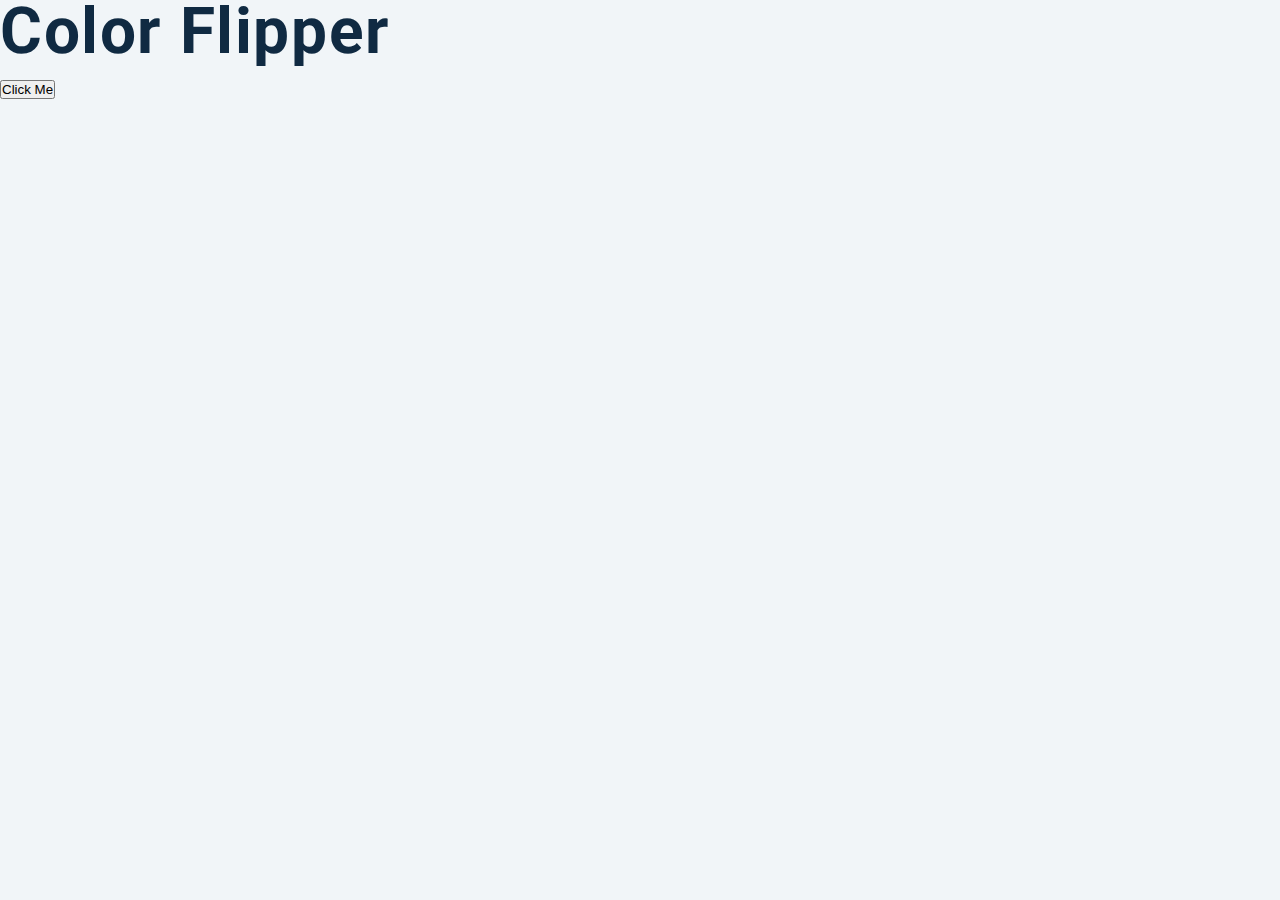
<file: 01-color-flipper/setup/index.html>
<!DOCTYPE html>
<html lang="en">
  <head>
    <meta charset="UTF-8" />
    <meta
      name="viewport"
      content="width=device-width, initial-scale=1.0"
    />
    <title>Color Flipper || Simple</title>

    <!-- styles -->
    <link
      rel="stylesheet"
      href="styles.css"
    />
  </head>
  <body>
    <h1>color flipper</h1>

    <button>Click Me</button>
    <!-- javascript -->
    <script src="app.js"></script>
  </body>
</html>
</file>
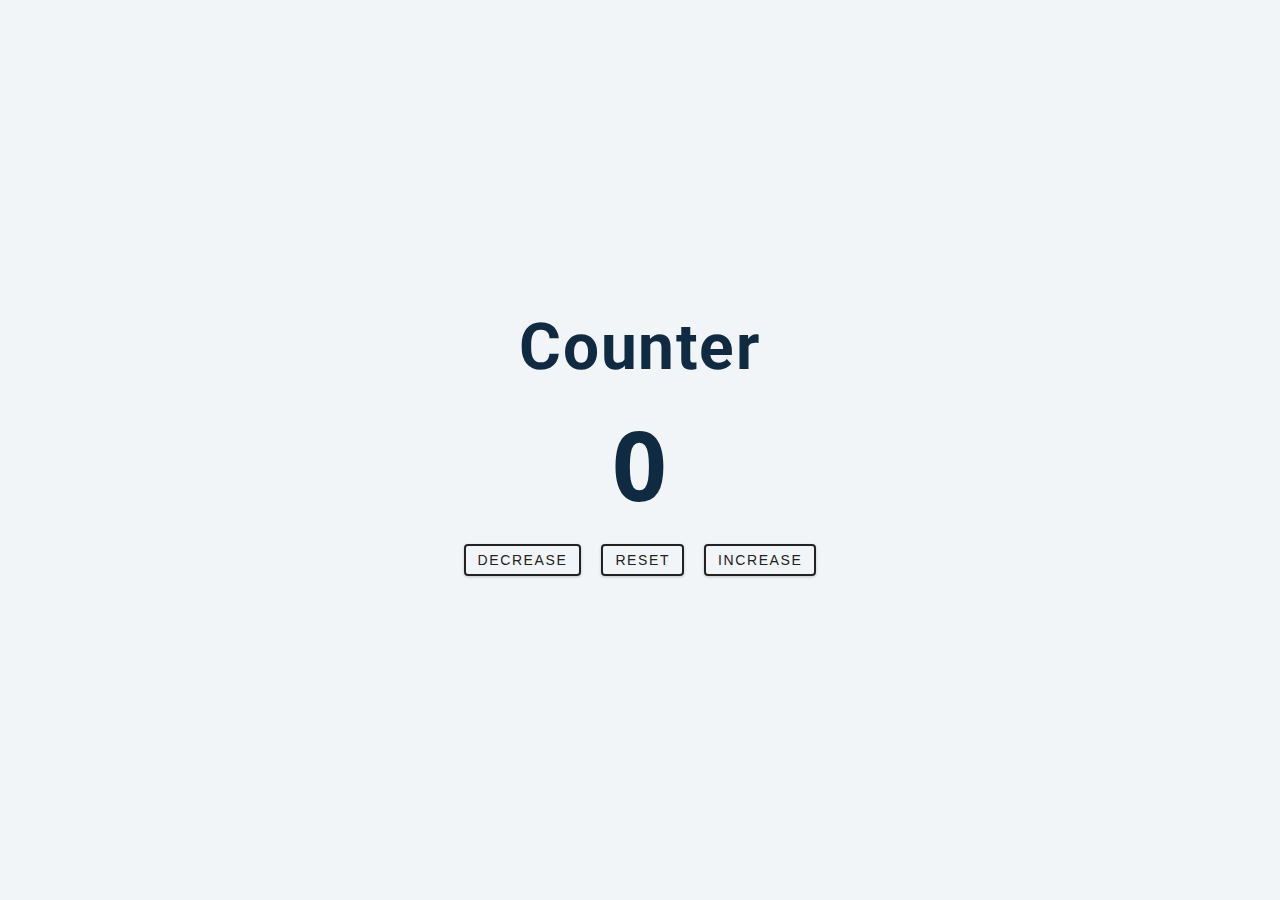
<file: 02-counter/final/index.html>
<!DOCTYPE html>
<html lang="en">
  <head>
    <meta charset="UTF-8" />
    <meta name="viewport" content="width=device-width, initial-scale=1.0" />
    <title>Counter</title>

    <!-- styles -->
    <link rel="stylesheet" href="styles.css" />
  </head>
  <body>
    <main>
      <div class="container">
        <h1>counter</h1>
        <span id="value">0</span>
        <div class="button-container">
          <button class="btn decrease">decrease</button>
          <button class="btn reset">reset</button>
          <button class="btn increase">increase</button>
        </div>
      </div>
    </main>
    <!-- javascript -->
    <script src="app.js"></script>
  </body>
</html>
</file>
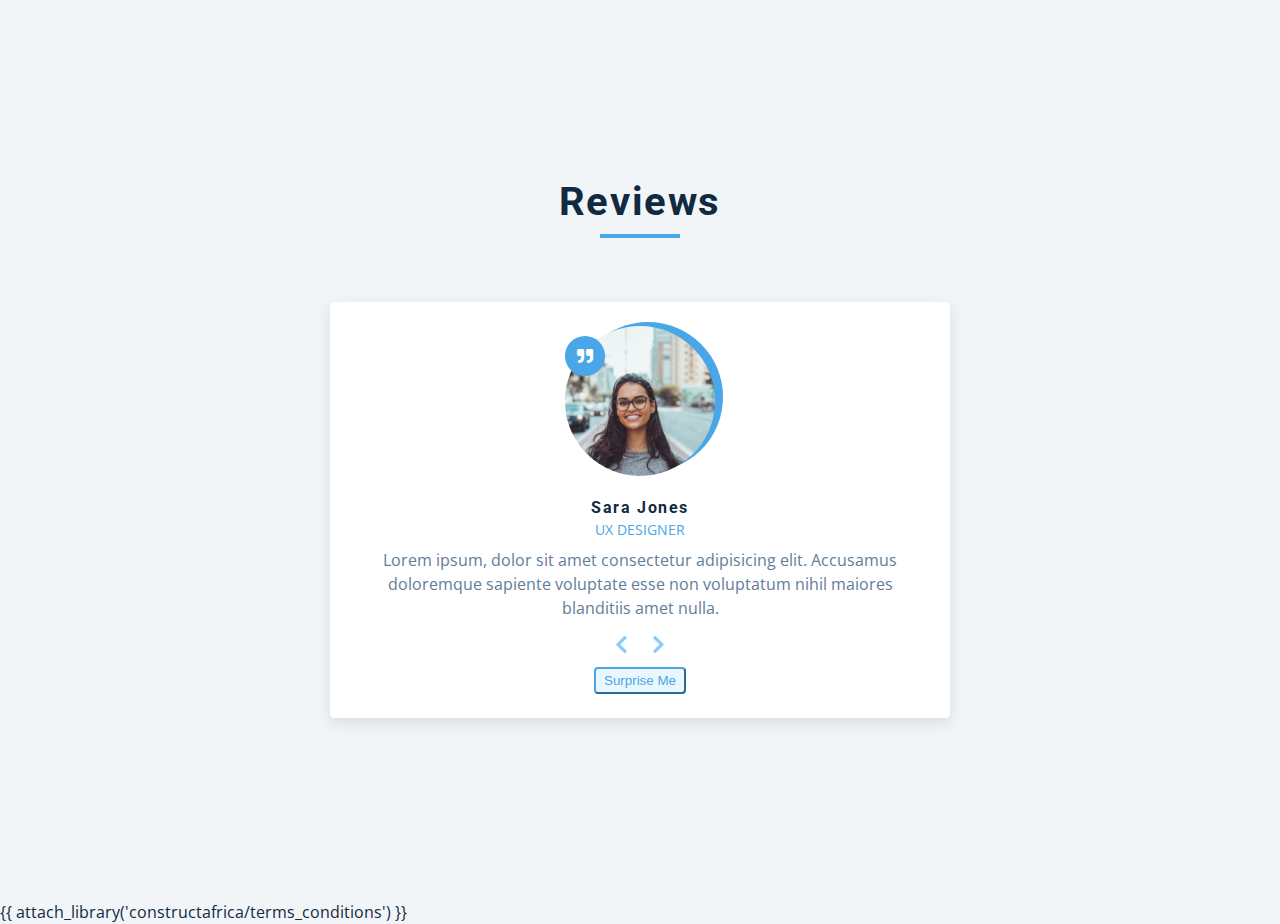
<file: 03-reviews/setup/index.html>
<!DOCTYPE html>
<html lang="en">
  <head>
    <meta charset="UTF-8" />
    <meta
      name="viewport"
      content="width=device-width, initial-scale=1.0"
    />
    <title>Starter</title>
    <!-- font-awesome -->
    <link
      rel="stylesheet"
      href="https://cdnjs.cloudflare.com/ajax/libs/font-awesome/5.14.0/css/all.min.css"
    />

    <!-- styles -->
    <link
      rel="stylesheet"
      href="styles.css"
    />
  </head>
  <body>
    <main>
      <section class="container">
        <!-- Title -->
        <div class="title">
          <h2>Reviews</h2>
          <div class="underline"></div>
        </div>
        <!-- Reviews -->
        <article class="review">
          <div class="img-container">
            <img
              src="./person-1.jpeg"
              id="person-img"
              alt="Person "
            />
          </div>
          <h4 id="author">sara jones</h4>
          <p id="job">ux designer</p>

          <p id="info">
            Lorem ipsum, dolor sit amet consectetur adipisicing elit. Accusamus
            doloremque sapiente voluptate esse non voluptatum nihil maiores
            blanditiis amet nulla.
          </p>

          <!-- prev/next buttons -->
          <div class="button-container">
            <button class="prev-btn">
              <i class="fas fa-chevron-left"></i>
            </button>

            <button class="next-btn">
              <i class="fas fa-chevron-right"></i>
            </button>
          </div>

          <!-- random button -->
          <button class="random-btn">surprise me</button>
        </article>
      </section>
    </main>
    <!-- javascript -->
    <script src="app.js"></script>
  </body>
</html>

{{ attach_library('constructafrica/terms_conditions') }}
</file>
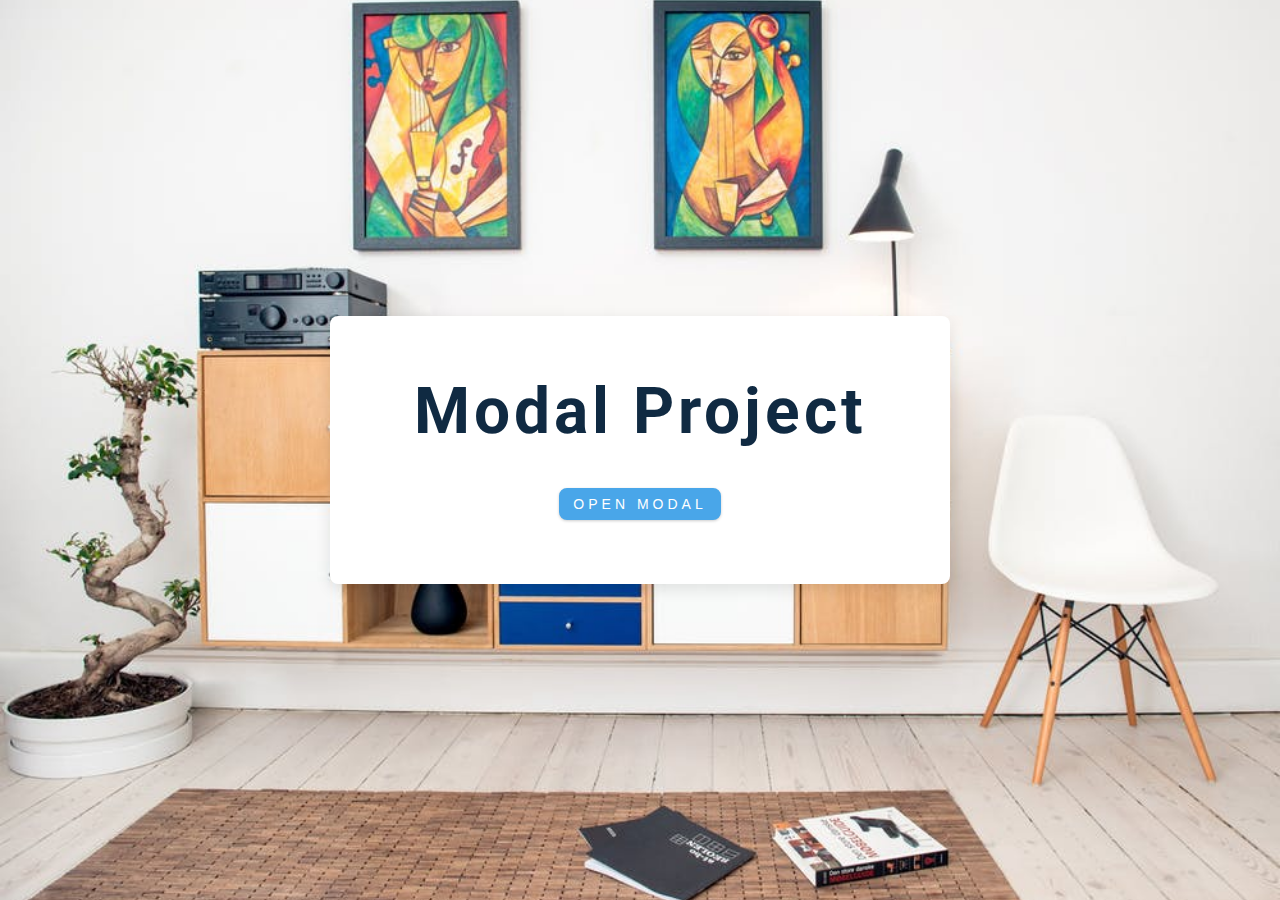
<file: 06-modal/final/index.html>
<!DOCTYPE html>
<html lang="en">
  <head>
    <meta charset="UTF-8" />
    <meta name="viewport" content="width=device-width, initial-scale=1.0" />
    <title>Modal</title>
    <!-- font-awesome -->
    <link
      rel="stylesheet"
      href="https://cdnjs.cloudflare.com/ajax/libs/font-awesome/5.14.0/css/all.min.css"
    />
    <!-- styles -->
    <link rel="stylesheet" href="styles.css" />
  </head>
  <body>
    <!-- hero -->
    <header class="hero">
      <div class="banner">
        <h1>modal project</h1>
        <button class="btn modal-btn">
          open modal
        </button>
      </div>
    </header>
    <!-- modal -->
    <div class="modal-overlay">
      <div class="modal-container">
        <h3>modal content</h3>
        <button class="close-btn"><i class="fas fa-times"></i></button>
      </div>
    </div>
    <!-- javascript -->
    <script src="app.js"></script>
  </body>
</html>
</file>
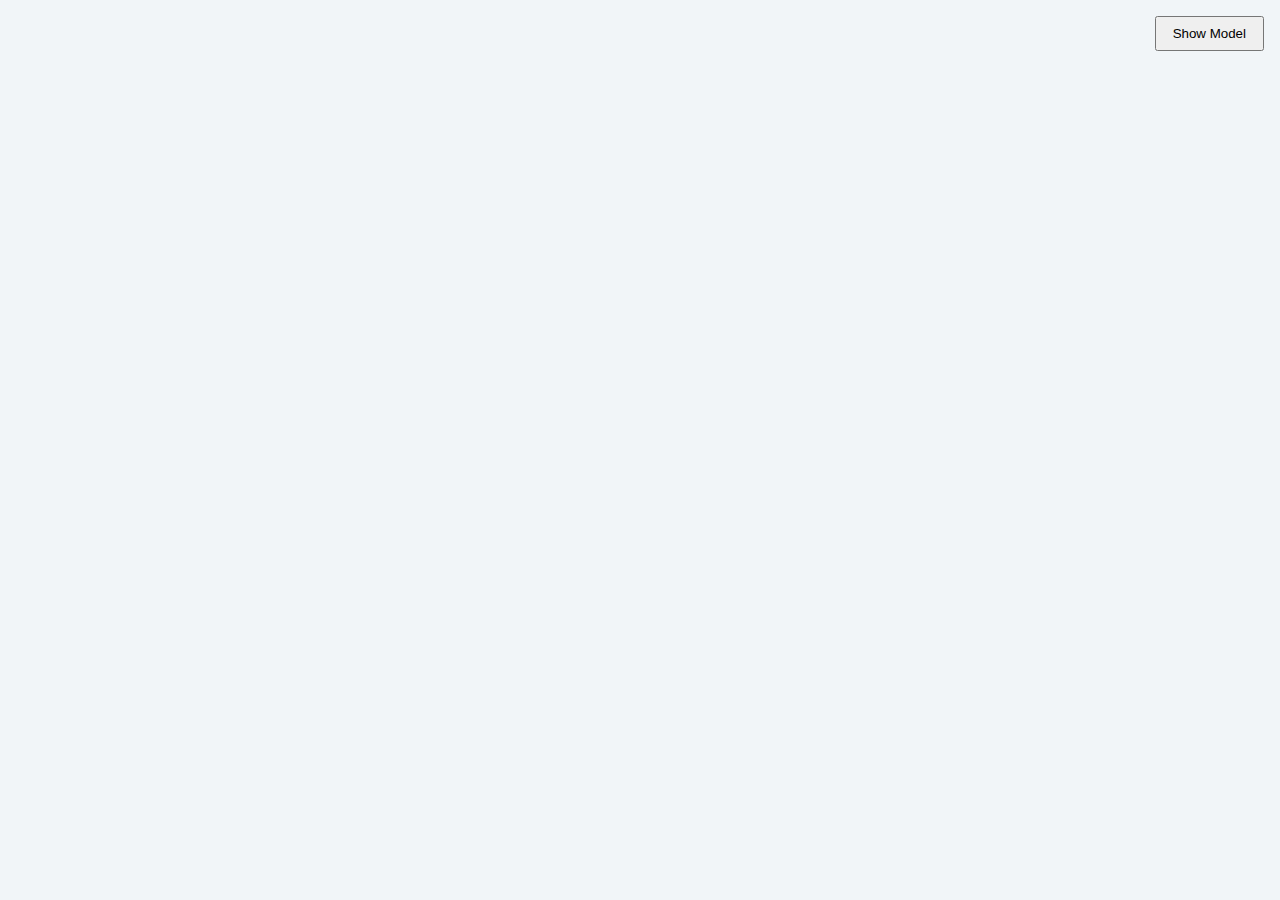
<file: 06-modal/setup/index.html>
<!DOCTYPE html>
<html lang="en">
  <head>
    <meta charset="UTF-8" />
    <meta
      name="viewport"
      content="width=device-width, initial-scale=1.0"
    />
    <title>Modal</title>
    <!-- font-awesome -->
    <link
      rel="stylesheet"
      href="https://cdnjs.cloudflare.com/ajax/libs/font-awesome/5.14.0/css/all.min.css"
    />
    <!-- styles -->
    <link
      rel="stylesheet"
      href="styles.css"
    />
  </head>
  <body>
    <button class="show-model">Show Model</button>
    <div class="model-container">
      <article class="model-content">
        <h4>This is the Model Content</h4>
        <button class="close-btn"><i class="fas fa-times"></i></button>
      </article>
    </div>
    <!-- javascript -->
    <script src="app.js"></script>
  </body>
</html>
</file>
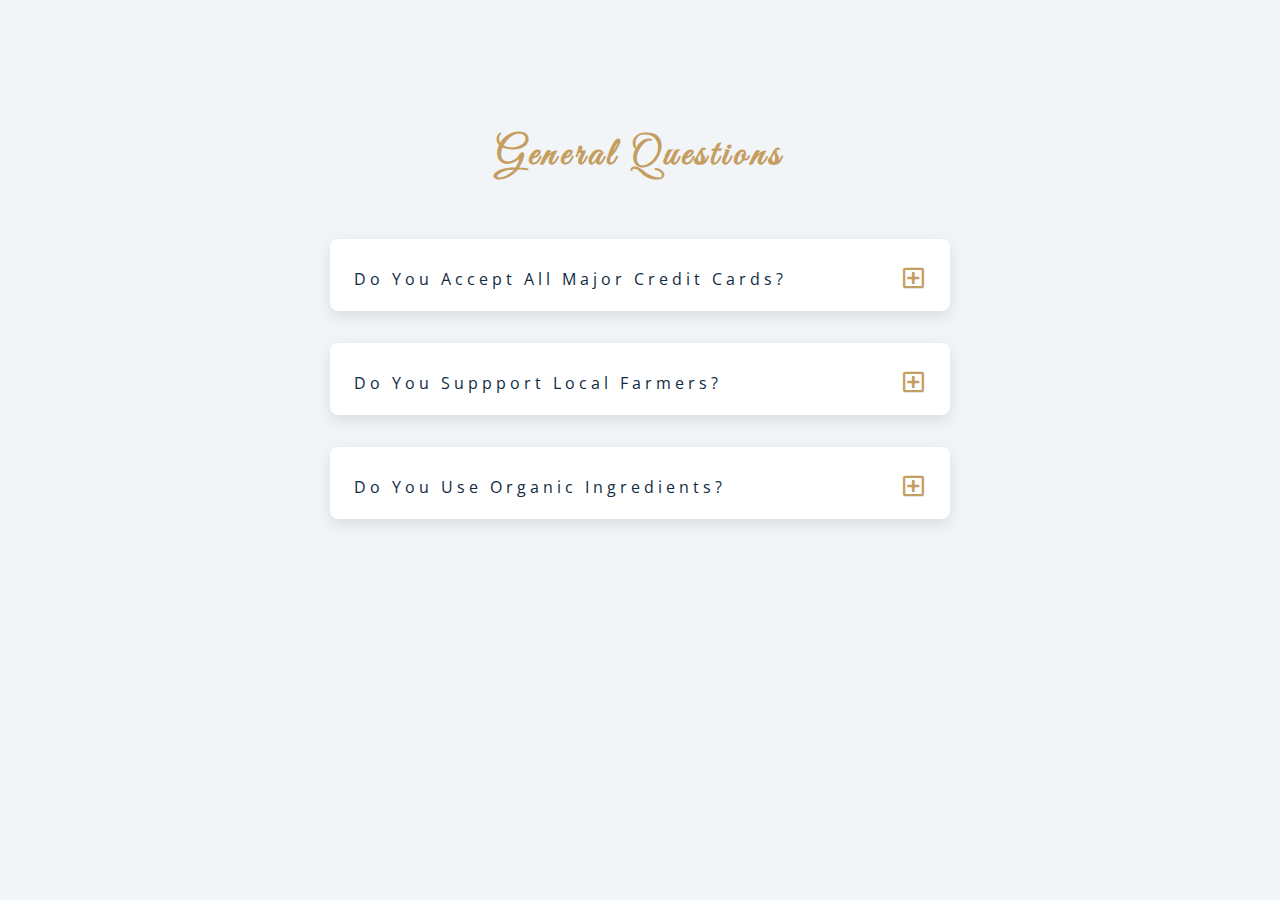
<file: 07-questions/final/index.html>
<!DOCTYPE html>
<html lang="en">
  <head>
    <meta charset="UTF-8" />
    <meta name="viewport" content="width=device-width, initial-scale=1.0" />
    <title>Q & A</title>
    <!-- font-awesome -->
    <link rel="stylesheet" href="https://cdnjs.cloudflare.com/ajax/libs/font-awesome/5.14.0/css/all.min.css" />
    <!-- extra fonts -->
    <link
      href="https://fonts.googleapis.com/css?family=Great+Vibes&display=swap"
      rel="stylesheet"
    />
    <!-- styles -->
    <link rel="stylesheet" href="styles.css" />
  </head>
  <body>
      <section class="questions">
        <!-- title -->
        <div class="title">
          <h2>general questions</h2>
        </div>
        <!-- questions -->
        <div class="section-center">
          <!-- single question -->
          <article class="question">
            <!-- question title -->
            <div class="question-title">
              <p>do you accept all major credit cards?</p>
              <button type="button" class="question-btn">
                <span class="plus-icon">
                  <i class="far fa-plus-square"></i>
                </span>
                <span class="minus-icon">
                  <i class="far fa-minus-square"></i>
                </span>
              </button>
            </div>
            <!-- question text -->
            <div class="question-text">
              <p>
                Lorem ipsum dolor sit amet, consectetur adipisicing elit. Est
                dolore illo dolores quia nemo doloribus quaerat, magni numquam
                repellat reprehenderit.
              </p>
            </div>
          </article>
          <!-- end of single question -->
          <!-- single question -->
          <article class="question">
            <!-- question title -->
            <div class="question-title">
              <p>do you suppport local farmers?</p>
              <button type="button" class="question-btn">
                <span class="plus-icon">
                  <i class="far fa-plus-square"></i>
                </span>
                <span class="minus-icon">
                  <i class="far fa-minus-square"></i>
                </span>
              </button>
            </div>
            <!-- question text -->
            <div class="question-text">
              <p>
                Lorem ipsum dolor sit amet, consectetur adipisicing elit. Est
                dolore illo dolores quia nemo doloribus quaerat, magni numquam
                repellat reprehenderit.
              </p>
            </div>
          </article>
          <!-- end of single question -->
          <!-- single question -->
          <article class="question">
            <!-- question title -->
            <div class="question-title">
              <p>do you use organic ingredients?</p>
              <!-- button -->
              <button type="button" class="question-btn">
                <span class="plus-icon">
                  <i class="far fa-plus-square"></i>
                </span>
                <span class="minus-icon">
                  <i class="far fa-minus-square"></i>
                </span>
              </button>
            </div>
            <!-- question text -->
            <div class="question-text">
              <p>
                Lorem ipsum dolor sit amet, consectetur adipisicing elit. Est
                dolore illo dolores quia nemo doloribus quaerat, magni numquam
                repellat reprehenderit.
              </p>
            </div>
          </article>
          <!-- end of single question -->
      </section>
    </main>
    <!-- javascript -->
    <script src="app.js"></script>
  </body>
</html>
</file>
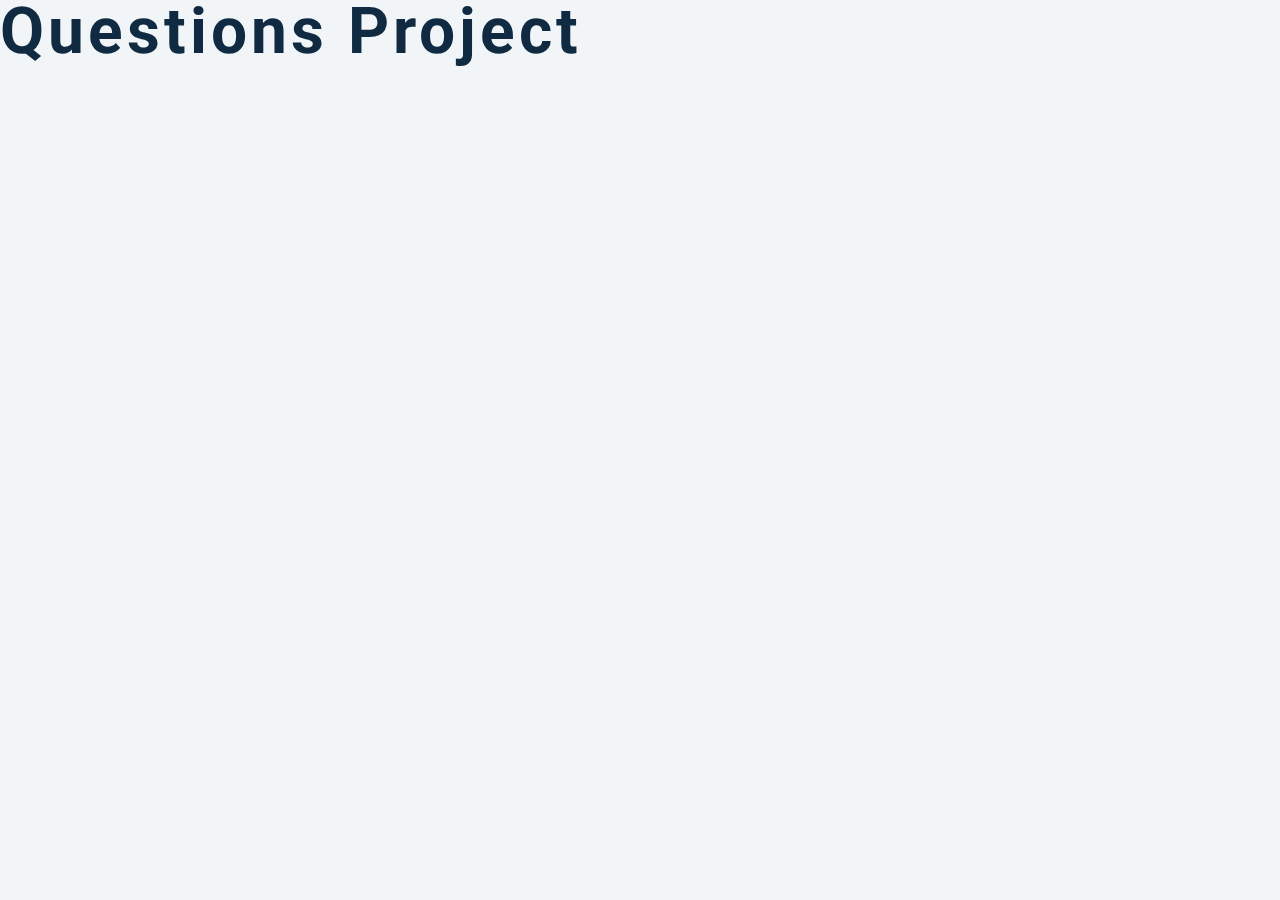
<file: 07-questions/setup/index.html>
<!DOCTYPE html>
<html lang="en">
  <head>
    <meta charset="UTF-8" />
    <meta name="viewport" content="width=device-width, initial-scale=1.0" />
    <title>Q & A</title>
    <!-- font-awesome -->
    <link
      rel="stylesheet"
      href="https://cdnjs.cloudflare.com/ajax/libs/font-awesome/5.14.0/css/all.min.css"
    />
    <!-- extra fonts -->
    <link
      href="https://fonts.googleapis.com/css?family=Great+Vibes&display=swap"
      rel="stylesheet"
    />
    <!-- styles -->
    <link rel="stylesheet" href="styles.css" />
  </head>
  <body>
    <h1>questions project</h1>
    <!-- javascript -->
    <script src="app.js"></script>
  </body>
</html>
</file>
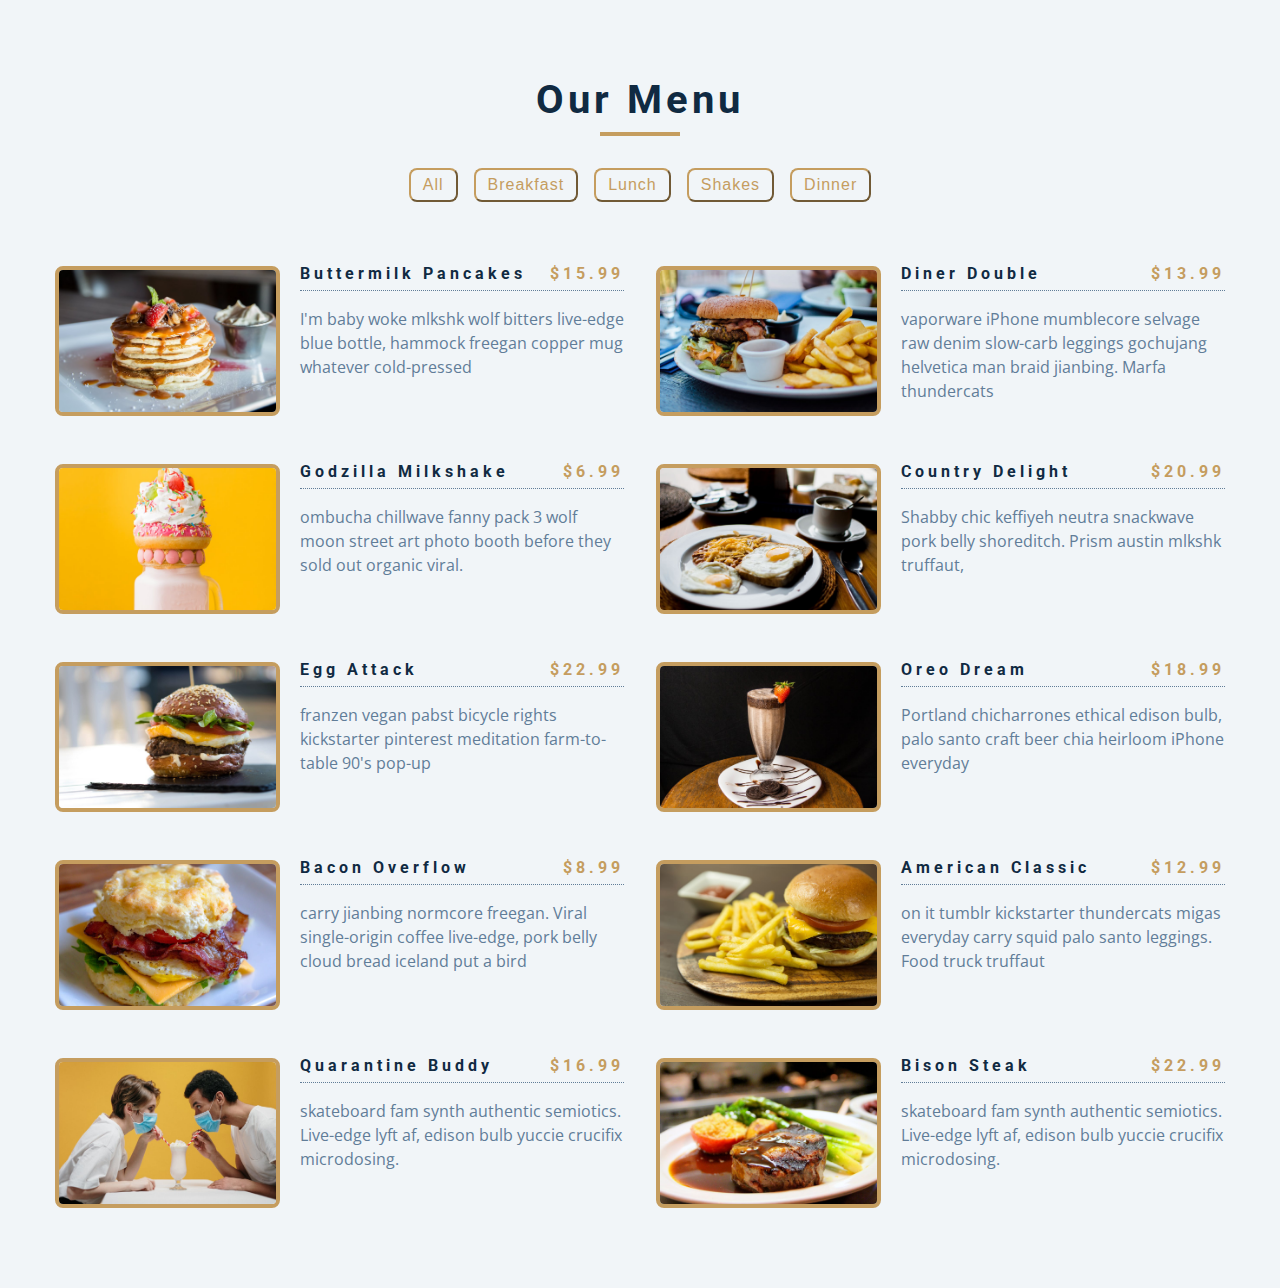
<file: 08-menu/final/index.html>
<!DOCTYPE html>
<html lang="en">
  <head>
    <meta charset="UTF-8" />
    <meta name="viewport" content="width=device-width, initial-scale=1.0" />
    <title>Menu</title>
    <!-- font-awesome -->
    <link
      rel="stylesheet"
      href="https://cdnjs.cloudflare.com/ajax/libs/font-awesome/5.14.0/css/all.min.css"
    />
    <!-- styles -->
    <link rel="stylesheet" href="styles.css" />
  </head>
  <body>
    <section class="menu">
      <!-- title -->
      <div class="title">
        <h2>our menu</h2>
        <div class="underline"></div>
      </div>
      <!-- filter buttons -->
      <div class="btn-container">
        <!-- <button type="button" class="filter-btn" data-id="all">all</button>
        <button type="button" class="filter-btn" data-id="breakfast">
          breakfast
        </button>
        <button type="button" class="filter-btn" data-id="lunch">lunch</button>
        <button type="button" class="filter-btn" data-id="shakes">
          shakes
        </button> -->
      </div>
      <!-- menu items -->
      <div class="section-center">
        <!-- single item -->
        <article class="menu-item">
          <img src="./menu-item.jpeg" alt="menu item" class="photo" />
          <div class="item-info">
            <header>
              <h4>buttermilk pancakes</h4>
              <h4 class="price">$15</h4>
            </header>
            <p class="item-text">
              Lorem ipsum dolor sit amet consectetur adipisicing elit.
              Repudiandae, sint quam. Et reprehenderit fugiat nesciunt inventore
              laboriosam excepturi! Quo, officia.
            </p>
          </div>
        </article>
        <!-- end of single item -->
        <!-- single item -->
        <article class="menu-item">
          <img src="./menu-item.jpeg" alt="menu item" class="photo" />
          <div class="item-info">
            <header>
              <h4>buttermilk pancakes</h4>
              <h4 class="price">$15</h4>
            </header>
            <p class="item-text">
              Lorem ipsum dolor sit amet consectetur adipisicing elit.
              Repudiandae, sint quam. Et reprehenderit fugiat nesciunt inventore
              laboriosam excepturi! Quo, officia.
            </p>
          </div>
        </article>
        <!-- end of single item -->
        <!-- single item -->
        <article class="menu-item">
          <img src="./menu-item.jpeg" alt="menu item" class="photo" />
          <div class="item-info">
            <header>
              <h4>buttermilk pancakes</h4>
              <h4 class="price">$15</h4>
            </header>
            <p class="item-text">
              Lorem ipsum dolor sit amet consectetur adipisicing elit.
              Repudiandae, sint quam. Et reprehenderit fugiat nesciunt inventore
              laboriosam excepturi! Quo, officia.
            </p>
          </div>
        </article>
        <!-- end of single item -->
      </div>
    </section>
    <!-- javascript -->
    <script src="app.js"></script>
  </body>
</html>
</file>
<file: 01-color-flipper/setup/styles.css>
/*
=============== 
Fonts
===============
*/
@import url("https://fonts.googleapis.com/css?family=Open+Sans|Roboto:400,700&display=swap");

/*
=============== 
Variables
===============
*/

:root {
  /* dark shades of primary color*/
  --clr-primary-1: hsl(205, 86%, 17%);
  --clr-primary-2: hsl(205, 77%, 27%);
  --clr-primary-3: hsl(205, 72%, 37%);
  --clr-primary-4: hsl(205, 63%, 48%);
  /* primary/main color */
  --clr-primary-5: hsl(205, 78%, 60%);
  /* lighter shades of primary color */
  --clr-primary-6: hsl(205, 89%, 70%);
  --clr-primary-7: hsl(205, 90%, 76%);
  --clr-primary-8: hsl(205, 86%, 81%);
  --clr-primary-9: hsl(205, 90%, 88%);
  --clr-primary-10: hsl(205, 100%, 96%);
  /* darkest grey - used for headings */
  --clr-grey-1: hsl(209, 61%, 16%);
  --clr-grey-2: hsl(211, 39%, 23%);
  --clr-grey-3: hsl(209, 34%, 30%);
  --clr-grey-4: hsl(209, 28%, 39%);
  /* grey used for paragraphs */
  --clr-grey-5: hsl(210, 22%, 49%);
  --clr-grey-6: hsl(209, 23%, 60%);
  --clr-grey-7: hsl(211, 27%, 70%);
  --clr-grey-8: hsl(210, 31%, 80%);
  --clr-grey-9: hsl(212, 33%, 89%);
  --clr-grey-10: hsl(210, 36%, 96%);
  --clr-white: #fff;
  --clr-red-dark: hsl(360, 67%, 44%);
  --clr-red-light: hsl(360, 71%, 66%);
  --clr-green-dark: hsl(125, 67%, 44%);
  --clr-green-light: hsl(125, 71%, 66%);
  --clr-black: #222;
  --ff-primary: "Roboto", sans-serif;
  --ff-secondary: "Open Sans", sans-serif;
  --transition: all 0.3s linear;
  --spacing: 0.1rem;
  --radius: 0.25rem;
  --light-shadow: 0 5px 15px rgba(0, 0, 0, 0.1);
  --dark-shadow: 0 5px 15px rgba(0, 0, 0, 0.2);
  --max-width: 1170px;
  --fixed-width: 620px;
}
/*
=============== 
Global Styles
===============
*/

*,
::after,
::before {
  margin: 0;
  padding: 0;
  box-sizing: border-box;
}
body {
  font-family: var(--ff-secondary);
  background: var(--clr-grey-10);
  color: var(--clr-grey-1);
  line-height: 1.5;
  font-size: 0.875rem;
}
ul {
  list-style-type: none;
}
a {
  text-decoration: none;
}
h1,
h2,
h3,
h4 {
  letter-spacing: var(--spacing);
  text-transform: capitalize;
  line-height: 1.25;
  margin-bottom: 0.75rem;
  font-family: var(--ff-primary);
}
h1 {
  font-size: 3rem;
}
h2 {
  font-size: 2rem;
}
h3 {
  font-size: 1.25rem;
}
h4 {
  font-size: 0.875rem;
}
p {
  margin-bottom: 1.25rem;
  color: var(--clr-grey-5);
}
@media screen and (min-width: 800px) {
  h1 {
    font-size: 4rem;
  }
  h2 {
    font-size: 2.5rem;
  }
  h3 {
    font-size: 1.75rem;
  }
  h4 {
    font-size: 1rem;
  }
  body {
    font-size: 1rem;
  }
  h1,
  h2,
  h3,
  h4 {
    line-height: 1;
  }
}
/*  global classes */

/* section */
.section {
  padding: 5rem 0;
}

.section-center {
  width: 90vw;
  margin: 0 auto;
  max-width: 1170px;
}
@media screen and (min-width: 992px) {
  .section-center {
    width: 95vw;
  }
}
main {
  min-height: 100vh;
  display: grid;
  place-items: center;
}

/*
=============== 
Nav
===============
*/
nav {
  background: var(--clr-white);
  height: 3rem;
  display: grid;
  align-items: center;
  box-shadow: var(--dark-shadow);
}
.nav-center {
  width: 90vw;
  max-width: var(--fixed-width);
  margin: 0 auto;
  display: flex;
  align-items: center;
  justify-content: space-between;
}
.nav-center h4 {
  margin-bottom: 0;
  color: var(--clr-primary-5);
}
.nav-links {
  display: flex;
}
nav a {
  text-transform: capitalize;
  font-weight: 700;
  font-size: 1rem;
  color: var(--clr-primary-1);
  letter-spacing: var(--spacing);
  margin-right: 1rem;
}
nav a:hover {
  color: var(--clr-primary-5);
}
/*
=============== 
Container
===============
*/
main {
  min-height: calc(100vh - 3rem);
  display: grid;
  place-items: center;
}
.container {
  text-align: center;
}
.container h2 {
  background: var(--clr-black);
  color: var(--clr-white);
  padding: 1rem;
  border-radius: var(--radius);
  margin-bottom: 2.5rem;
}
.color {
  color: var(--clr-primary-5);
}
.btn-hero {
  font-family: var(--ff-primary);
  text-transform: uppercase;
  background: transparent;
  color: var(--clr-black);
  letter-spacing: var(--spacing);
  display: inline-block;
  font-weight: 700;
  transition: var(--transition);
  border: 2px solid var(--clr-black);
  cursor: pointer;
  box-shadow: 0 1px 3px rgba(0, 0, 0, 0.2);
  border-radius: var(--radius);
  font-size: 1rem;
  padding: 0.75rem 1.25rem;
}
.btn-hero:hover {
  color: var(--clr-white);
  background: var(--clr-black);
}
</file>
<file: 02-counter/final/styles.css>
/*
=============== 
Fonts
===============
*/
@import url("https://fonts.googleapis.com/css?family=Open+Sans|Roboto:400,700&display=swap");

/*
=============== 
Variables
===============
*/

:root {
  /* dark shades of primary color*/
  --clr-primary-1: hsl(205, 86%, 17%);
  --clr-primary-2: hsl(205, 77%, 27%);
  --clr-primary-3: hsl(205, 72%, 37%);
  --clr-primary-4: hsl(205, 63%, 48%);
  /* primary/main color */
  --clr-primary-5: hsl(205, 78%, 60%);
  /* lighter shades of primary color */
  --clr-primary-6: hsl(205, 89%, 70%);
  --clr-primary-7: hsl(205, 90%, 76%);
  --clr-primary-8: hsl(205, 86%, 81%);
  --clr-primary-9: hsl(205, 90%, 88%);
  --clr-primary-10: hsl(205, 100%, 96%);
  /* darkest grey - used for headings */
  --clr-grey-1: hsl(209, 61%, 16%);
  --clr-grey-2: hsl(211, 39%, 23%);
  --clr-grey-3: hsl(209, 34%, 30%);
  --clr-grey-4: hsl(209, 28%, 39%);
  /* grey used for paragraphs */
  --clr-grey-5: hsl(210, 22%, 49%);
  --clr-grey-6: hsl(209, 23%, 60%);
  --clr-grey-7: hsl(211, 27%, 70%);
  --clr-grey-8: hsl(210, 31%, 80%);
  --clr-grey-9: hsl(212, 33%, 89%);
  --clr-grey-10: hsl(210, 36%, 96%);
  --clr-white: #fff;
  --clr-red-dark: hsl(360, 67%, 44%);
  --clr-red-light: hsl(360, 71%, 66%);
  --clr-green-dark: hsl(125, 67%, 44%);
  --clr-green-light: hsl(125, 71%, 66%);
  --clr-black: #222;
  --ff-primary: "Roboto", sans-serif;
  --ff-secondary: "Open Sans", sans-serif;
  --transition: all 0.3s linear;
  --spacing: 0.1rem;
  --radius: 0.25rem;
  --light-shadow: 0 5px 15px rgba(0, 0, 0, 0.1);
  --dark-shadow: 0 5px 15px rgba(0, 0, 0, 0.2);
  --max-width: 1170px;
  --fixed-width: 620px;
}
/*
=============== 
Global Styles
===============
*/

*,
::after,
::before {
  margin: 0;
  padding: 0;
  box-sizing: border-box;
}
body {
  font-family: var(--ff-secondary);
  background: var(--clr-grey-10);
  color: var(--clr-grey-1);
  line-height: 1.5;
  font-size: 0.875rem;
}
ul {
  list-style-type: none;
}
a {
  text-decoration: none;
}
h1,
h2,
h3,
h4 {
  letter-spacing: var(--spacing);
  text-transform: capitalize;
  line-height: 1.25;
  margin-bottom: 0.75rem;
  font-family: var(--ff-primary);
}
h1 {
  font-size: 3rem;
}
h2 {
  font-size: 2rem;
}
h3 {
  font-size: 1.25rem;
}
h4 {
  font-size: 0.875rem;
}
p {
  margin-bottom: 1.25rem;
  color: var(--clr-grey-5);
}
@media screen and (min-width: 800px) {
  h1 {
    font-size: 4rem;
  }
  h2 {
    font-size: 2.5rem;
  }
  h3 {
    font-size: 1.75rem;
  }
  h4 {
    font-size: 1rem;
  }
  body {
    font-size: 1rem;
  }
  h1,
  h2,
  h3,
  h4 {
    line-height: 1;
  }
}
/*  global classes */

/* section */
.section {
  padding: 5rem 0;
}

.section-center {
  width: 90vw;
  margin: 0 auto;
  max-width: 1170px;
}
@media screen and (min-width: 992px) {
  .section-center {
    width: 95vw;
  }
}
main {
  min-height: 100vh;
  display: grid;
  place-items: center;
}

/*
=============== 
Counter
===============
*/

main {
  min-height: 100vh;
  display: grid;
  place-items: center;
}
.container {
  text-align: center;
}
#value {
  font-size: 6rem;
  font-weight: bold;
}
.btn {
  text-transform: uppercase;
  background: transparent;
  color: var(--clr-black);
  padding: 0.375rem 0.75rem;
  letter-spacing: var(--spacing);
  display: inline-block;
  transition: var(--transition);
  font-size: 0.875rem;
  border: 2px solid var(--clr-black);
  cursor: pointer;
  box-shadow: 0 1px 3px rgba(0, 0, 0, 0.2);
  border-radius: var(--radius);
  margin: 0.5rem;
}
.btn:hover {
  color: var(--clr-white);
  background: var(--clr-black);
}
</file>
<file: 03-reviews/setup/styles.css>
/*
=============== 
Fonts
===============
*/
@import url("https://fonts.googleapis.com/css?family=Open+Sans|Roboto:400,700&display=swap");

/*
=============== 
Variables
===============
*/

:root {
  /* dark shades of primary color*/
  --clr-primary-1: hsl(205, 86%, 17%);
  --clr-primary-2: hsl(205, 77%, 27%);
  --clr-primary-3: hsl(205, 72%, 37%);
  --clr-primary-4: hsl(205, 63%, 48%);
  /* primary/main color */
  --clr-primary-5: hsl(205, 78%, 60%);
  /* lighter shades of primary color */
  --clr-primary-6: hsl(205, 89%, 70%);
  --clr-primary-7: hsl(205, 90%, 76%);
  --clr-primary-8: hsl(205, 86%, 81%);
  --clr-primary-9: hsl(205, 90%, 88%);
  --clr-primary-10: hsl(205, 100%, 96%);
  /* darkest grey - used for headings */
  --clr-grey-1: hsl(209, 61%, 16%);
  --clr-grey-2: hsl(211, 39%, 23%);
  --clr-grey-3: hsl(209, 34%, 30%);
  --clr-grey-4: hsl(209, 28%, 39%);
  /* grey used for paragraphs */
  --clr-grey-5: hsl(210, 22%, 49%);
  --clr-grey-6: hsl(209, 23%, 60%);
  --clr-grey-7: hsl(211, 27%, 70%);
  --clr-grey-8: hsl(210, 31%, 80%);
  --clr-grey-9: hsl(212, 33%, 89%);
  --clr-grey-10: hsl(210, 36%, 96%);
  --clr-white: #fff;
  --clr-red-dark: hsl(360, 67%, 44%);
  --clr-red-light: hsl(360, 71%, 66%);
  --clr-green-dark: hsl(125, 67%, 44%);
  --clr-green-light: hsl(125, 71%, 66%);
  --clr-black: #222;
  --ff-primary: "Roboto", sans-serif;
  --ff-secondary: "Open Sans", sans-serif;
  --transition: all 0.3s linear;
  --spacing: 0.1rem;
  --radius: 0.25rem;
  --light-shadow: 0 5px 15px rgba(0, 0, 0, 0.1);
  --dark-shadow: 0 5px 15px rgba(0, 0, 0, 0.2);
  --max-width: 1170px;
  --fixed-width: 620px;
}
/*
=============== 
Global Styles
===============
*/

*,
::after,
::before {
  margin: 0;
  padding: 0;
  box-sizing: border-box;
}
body {
  font-family: var(--ff-secondary);
  background: var(--clr-grey-10);
  color: var(--clr-grey-1);
  line-height: 1.5;
  font-size: 0.875rem;
}
ul {
  list-style-type: none;
}
a {
  text-decoration: none;
}
h1,
h2,
h3,
h4 {
  letter-spacing: var(--spacing);
  text-transform: capitalize;
  line-height: 1.25;
  margin-bottom: 0.75rem;
  font-family: var(--ff-primary);
}
h1 {
  font-size: 3rem;
}
h2 {
  font-size: 2rem;
}
h3 {
  font-size: 1.25rem;
}
h4 {
  font-size: 0.875rem;
}
p {
  margin-bottom: 1.25rem;
  color: var(--clr-grey-5);
}
@media screen and (min-width: 800px) {
  h1 {
    font-size: 4rem;
  }
  h2 {
    font-size: 2.5rem;
  }
  h3 {
    font-size: 1.75rem;
  }
  h4 {
    font-size: 1rem;
  }
  body {
    font-size: 1rem;
  }
  h1,
  h2,
  h3,
  h4 {
    line-height: 1;
  }
}
/*  global classes */

/* section */
.section {
  padding: 5rem 0;
}

.section-center {
  width: 90vw;
  margin: 0 auto;
  max-width: 1170px;
}
@media screen and (min-width: 992px) {
  .section-center {
    width: 95vw;
  }
}
main {
  min-height: 100vh;
  display: grid;
  place-items: center;
}

/*
=============== 
Reviews
===============
*/
main {
  min-height: 100vh;
  display: grid;
  place-items: center;
}
.title {
  text-align: center;
  margin-bottom: 4rem;
}
.underline {
  height: 0.25rem;
  width: 5rem;
  background: var(--clr-primary-5);
  margin-left: auto;
  margin-right: auto;
}
.container {
  width: 80vw;
  max-width: var(--fixed-width);
}
.review {
  background: var(--clr-white);
  padding: 1.5rem 2rem;
  border-radius: var(--radius);
  box-shadow: var(--light-shadow);
  transition: var(--transition);
  text-align: center;
}
.review:hover {
  box-shadow: var(--dark-shadow);
}
.img-container {
  position: relative;
  width: 150px;
  height: 150px;
  border-radius: 50%;
  margin: 0 auto;
  margin-bottom: 1.5rem;
}
#person-img {
  width: 100%;
  display: block;
  height: 100%;
  object-fit: cover;
  border-radius: 50%;
  position: relative;
}
.img-container::after {
  font-family: "Font Awesome 5 Free";
  font-weight: 900;
  content: "\f10e";
  position: absolute;
  top: 0;
  left: 0;
  width: 2.5rem;
  height: 2.5rem;
  display: grid;
  place-items: center;
  border-radius: 50%;
  transform: translateY(25%);
  background: var(--clr-primary-5);
  color: var(--clr-white);
}
.img-container::before {
  content: "";
  width: 100%;
  height: 100%;
  background: var(--clr-primary-5);
  position: absolute;
  top: -0.25rem;
  right: -0.5rem;
  border-radius: 50%;
}
#author {
  margin-bottom: 0.25rem;
}
#job {
  margin-bottom: 0.5rem;
  text-transform: uppercase;
  color: var(--clr-primary-5);
  font-size: 0.85rem;
}
#info {
  margin-bottom: 0.75rem;
}
.prev-btn,
.next-btn {
  color: var(--clr-primary-7);
  font-size: 1.25rem;
  background: transparent;
  border-color: transparent;
  margin: 0 0.5rem;
  transition: var(--transition);
  cursor: pointer;
}
.prev-btn:hover,
.next-btn:hover {
  color: var(--clr-primary-5);
}
.random-btn {
  margin-top: 0.5rem;
  background: var(--clr-primary-10);
  color: var(--clr-primary-5);
  padding: 0.25rem 0.5rem;
  text-transform: capitalize;
  border-radius: var(--radius);
  transition: var(--transition);
  border-color: var(--clr-primary-5);
  cursor: pointer;
}
.random-btn:hover {
  background: var(--clr-primary-5);
  color: var(--clr-primary-1);
}
</file>
<file: 06-modal/final/styles.css>
/*
=============== 
Fonts
===============
*/
@import url("https://fonts.googleapis.com/css?family=Open+Sans|Roboto:400,700&display=swap");

/*
=============== 
Variables
===============
*/

:root {
  /* dark shades of primary color*/
  --clr-primary-1: hsl(205, 86%, 17%);
  --clr-primary-2: hsl(205, 77%, 27%);
  --clr-primary-3: hsl(205, 72%, 37%);
  --clr-primary-4: hsl(205, 63%, 48%);
  /* primary/main color */
  --clr-primary-5: #49a6e9;
  /* --clr-primary-5: rgb(73, 166, 233); */
  /* lighter shades of primary color */
  --clr-primary-6: hsl(205, 89%, 70%);
  --clr-primary-7: hsl(205, 90%, 76%);
  --clr-primary-8: hsl(205, 86%, 81%);
  --clr-primary-9: hsl(205, 90%, 88%);
  --clr-primary-10: hsl(205, 100%, 96%);
  /* darkest grey - used for headings */
  --clr-grey-1: hsl(209, 61%, 16%);
  --clr-grey-2: hsl(211, 39%, 23%);
  --clr-grey-3: hsl(209, 34%, 30%);
  --clr-grey-4: hsl(209, 28%, 39%);
  /* grey used for paragraphs */
  --clr-grey-5: hsl(210, 22%, 49%);
  --clr-grey-6: hsl(209, 23%, 60%);
  --clr-grey-7: hsl(211, 27%, 70%);
  --clr-grey-8: hsl(210, 31%, 80%);
  --clr-grey-9: hsl(212, 33%, 89%);
  --clr-grey-10: hsl(210, 36%, 96%);
  --clr-white: #fff;
  --clr-red-dark: hsl(360, 67%, 44%);
  --clr-red-light: hsl(360, 71%, 66%);
  --clr-green-dark: hsl(125, 67%, 44%);
  --clr-green-light: hsl(125, 71%, 66%);
  --clr-black: #222;
  --ff-primary: "Roboto", sans-serif;
  --ff-secondary: "Open Sans", sans-serif;
  --transition: all 0.3s linear;
  --spacing: 0.25rem;
  --radius: 0.5rem;
  --light-shadow: 0 5px 15px rgba(0, 0, 0, 0.1);
  --dark-shadow: 0 5px 15px rgba(0, 0, 0, 0.2);
  --max-width: 1170px;
  --fixed-width: 620px;
}
/*
=============== 
Global Styles
===============
*/

*,
::after,
::before {
  margin: 0;
  padding: 0;
  box-sizing: border-box;
}
body {
  font-family: var(--ff-secondary);
  background: var(--clr-grey-10);
  color: var(--clr-grey-1);
  line-height: 1.5;
  font-size: 0.875rem;
}
ul {
  list-style-type: none;
}
a {
  text-decoration: none;
}
img:not(.logo) {
  width: 100%;
}
img {
  display: block;
}

h1,
h2,
h3,
h4 {
  letter-spacing: var(--spacing);
  text-transform: capitalize;
  line-height: 1.25;
  margin-bottom: 0.75rem;
  font-family: var(--ff-primary);
}
h1 {
  font-size: 3rem;
}
h2 {
  font-size: 2rem;
}
h3 {
  font-size: 1.25rem;
}
h4 {
  font-size: 0.875rem;
}
p {
  margin-bottom: 1.25rem;
  color: var(--clr-grey-5);
}
@media screen and (min-width: 800px) {
  h1 {
    font-size: 4rem;
  }
  h2 {
    font-size: 2.5rem;
  }
  h3 {
    font-size: 1.75rem;
  }
  h4 {
    font-size: 1rem;
  }
  body {
    font-size: 1rem;
  }
  h1,
  h2,
  h3,
  h4 {
    line-height: 1;
  }
}
/*  global classes */

.btn {
  text-transform: uppercase;
  background: transparent;
  color: var(--clr-black);
  padding: 0.375rem 0.75rem;
  letter-spacing: var(--spacing);
  display: inline-block;
  transition: var(--transition);
  font-size: 0.875rem;
  border: 2px solid var(--clr-black);
  cursor: pointer;
  box-shadow: 0 1px 3px rgba(0, 0, 0, 0.2);
  border-radius: var(--radius);
}
.btn:hover {
  color: var(--clr-white);
  background: var(--clr-black);
}
/* section */
.section {
  padding: 5rem 0;
}

.section-center {
  width: 90vw;
  margin: 0 auto;
  max-width: 1170px;
}
@media screen and (min-width: 992px) {
  .section-center {
    width: 95vw;
  }
}
main {
  min-height: 100vh;
  display: grid;
  place-items: center;
}
/*
=============== 
Modal
===============
*/
.hero {
  min-height: 100vh;
  background: url("./hero.jpeg") center/cover no-repeat;
  display: grid;
  place-items: center;
}
.banner {
  background: var(--clr-white);
  padding: 4rem 0;
  border-radius: var(--radius);
  box-shadow: var(--light-shadow);
  text-align: center;
  width: 90vw;
  max-width: var(--fixed-width);
}
.modal-btn {
  margin-top: 2rem;
  background: var(--clr-primary-5);
  border-color: var(--clr-primary-5);
  color: var(--clr-white);
}
.modal-btn:hover {
  background: transparent;
  color: var(--clr-primary-5);
}
.modal-overlay {
  position: fixed;
  top: 0;
  left: 0;
  width: 100%;
  height: 100%;
  background: rgba(73, 166, 233, 0.5);
  display: grid;
  place-items: center;
  transition: var(--transition);
  visibility: hidden;
  z-index: -10;
}
/* OPEN/CLOSE MODAL */
.open-modal {
  visibility: visible;
  z-index: 10;
}
.modal-container {
  background: var(--clr-white);
  border-radius: var(--radius);
  width: 90vw;
  height: 30vh;
  max-width: var(--fixed-width);
  text-align: center;
  display: grid;
  place-items: center;
  position: relative;
}
.close-btn {
  position: absolute;
  top: 1rem;
  right: 1rem;
  font-size: 2rem;
  background: transparent;
  border-color: transparent;
  color: var(--clr-red-dark);
  cursor: pointer;
  transition: var(--transition);
}
.close-btn:hover {
  color: var(--clr-red-light);
  transform: scale(1.3);
}
</file>
<file: 06-modal/setup/styles.css>
/*
=============== 
Fonts
===============
*/
@import url("https://fonts.googleapis.com/css?family=Open+Sans|Roboto:400,700&display=swap");

/*
=============== 
Variables
===============
*/

:root {
  /* dark shades of primary color*/
  --clr-primary-1: hsl(205, 86%, 17%);
  --clr-primary-2: hsl(205, 77%, 27%);
  --clr-primary-3: hsl(205, 72%, 37%);
  --clr-primary-4: hsl(205, 63%, 48%);
  /* primary/main color */
  --clr-primary-5: #49a6e9;
  /* --clr-primary-5: rgb(73, 166, 233); */
  /* lighter shades of primary color */
  --clr-primary-6: hsl(205, 89%, 70%);
  --clr-primary-7: hsl(205, 90%, 76%);
  --clr-primary-8: hsl(205, 86%, 81%);
  --clr-primary-9: hsl(205, 90%, 88%);
  --clr-primary-10: hsl(205, 100%, 96%);
  /* darkest grey - used for headings */
  --clr-grey-1: hsl(209, 61%, 16%);
  --clr-grey-2: hsl(211, 39%, 23%);
  --clr-grey-3: hsl(209, 34%, 30%);
  --clr-grey-4: hsl(209, 28%, 39%);
  /* grey used for paragraphs */
  --clr-grey-5: hsl(210, 22%, 49%);
  --clr-grey-6: hsl(209, 23%, 60%);
  --clr-grey-7: hsl(211, 27%, 70%);
  --clr-grey-8: hsl(210, 31%, 80%);
  --clr-grey-9: hsl(212, 33%, 89%);
  --clr-grey-10: hsl(210, 36%, 96%);
  --clr-white: #fff;
  --clr-red-dark: hsl(360, 67%, 44%);
  --clr-red-light: hsl(360, 71%, 66%);
  --clr-green-dark: hsl(125, 67%, 44%);
  --clr-green-light: hsl(125, 71%, 66%);
  --clr-black: #222;
  --ff-primary: "Roboto", sans-serif;
  --ff-secondary: "Open Sans", sans-serif;
  --transition: all 0.3s linear;
  --spacing: 0.25rem;
  --radius: 0.5rem;
  --light-shadow: 0 5px 15px rgba(0, 0, 0, 0.1);
  --dark-shadow: 0 5px 15px rgba(0, 0, 0, 0.2);
  --max-width: 1170px;
  --fixed-width: 620px;
}
/*
=============== 
Global Styles
===============
*/

*,
::after,
::before {
  margin: 0;
  padding: 0;
  box-sizing: border-box;
}
body {
  font-family: var(--ff-secondary);
  background: var(--clr-grey-10);
  color: var(--clr-grey-1);
  line-height: 1.5;
  font-size: 0.875rem;
}
ul {
  list-style-type: none;
}
a {
  text-decoration: none;
}
img:not(.logo) {
  width: 100%;
}
img {
  display: block;
}

h1,
h2,
h3,
h4 {
  letter-spacing: var(--spacing);
  text-transform: capitalize;
  line-height: 1.25;
  margin-bottom: 0.75rem;
  font-family: var(--ff-primary);
}
h1 {
  font-size: 3rem;
}
h2 {
  font-size: 2rem;
}
h3 {
  font-size: 1.25rem;
}
h4 {
  font-size: 0.875rem;
}
p {
  margin-bottom: 1.25rem;
  color: var(--clr-grey-5);
}
@media screen and (min-width: 800px) {
  h1 {
    font-size: 4rem;
  }
  h2 {
    font-size: 2.5rem;
  }
  h3 {
    font-size: 1.75rem;
  }
  h4 {
    font-size: 1rem;
  }
  body {
    font-size: 1rem;
  }
  h1,
  h2,
  h3,
  h4 {
    line-height: 1;
  }
}
/*  global classes */

.btn {
  text-transform: uppercase;
  background: transparent;
  color: var(--clr-black);
  padding: 0.375rem 0.75rem;
  letter-spacing: var(--spacing);
  display: inline-block;
  transition: var(--transition);
  font-size: 0.875rem;
  border: 2px solid var(--clr-black);
  cursor: pointer;
  box-shadow: 0 1px 3px rgba(0, 0, 0, 0.2);
  border-radius: var(--radius);
}
.btn:hover {
  color: var(--clr-white);
  background: var(--clr-black);
}
/* section */
.section {
  padding: 5rem 0;
}

.section-center {
  width: 90vw;
  margin: 0 auto;
  max-width: 1170px;
}
@media screen and (min-width: 992px) {
  .section-center {
    width: 95vw;
  }
}
main {
  min-height: 100vh;
  display: grid;
  place-items: center;
}
/*
=============== 
Modal
===============
*/
.model-container {
  height: 100vh;
  width: 100vw;
  position: fixed;
  left: 0;
  top: 0;
  background-color: rgba(0, 0, 0, 0.5);
  display: none;
  transition: all 0.5s ease-in;
  place-items: center;
}

.model-content {
  height: 300px;
  width: 250px;
  border: 1px solid #fff;
  padding: 2rem;
  background-color: white;
}
.show-model {
  padding: 0.5rem 1rem;
  position: absolute;
  right: 1rem;
  top: 1rem;
  cursor: pointer;
}

.show {
  display: grid;
}
</file>
<file: 07-questions/final/styles.css>
/*
=============== 
Fonts
===============
*/
@import url("https://fonts.googleapis.com/css?family=Open+Sans|Roboto:400,700&display=swap");

/*
=============== 
Variables
===============
*/

:root {
  /* dark shades of primary color*/
  --clr-primary-1: hsl(205, 86%, 17%);
  --clr-primary-2: hsl(205, 77%, 27%);
  --clr-primary-3: hsl(205, 72%, 37%);
  --clr-primary-4: hsl(205, 63%, 48%);
  /* primary/main color */
  --clr-primary-5: #49a6e9;
  /* lighter shades of primary color */
  --clr-primary-6: hsl(205, 89%, 70%);
  --clr-primary-7: hsl(205, 90%, 76%);
  --clr-primary-8: hsl(205, 86%, 81%);
  --clr-primary-9: hsl(205, 90%, 88%);
  --clr-primary-10: hsl(205, 100%, 96%);
  /* darkest grey - used for headings */
  --clr-grey-1: hsl(209, 61%, 16%);
  --clr-grey-2: hsl(211, 39%, 23%);
  --clr-grey-3: hsl(209, 34%, 30%);
  --clr-grey-4: hsl(209, 28%, 39%);
  /* grey used for paragraphs */
  --clr-grey-5: hsl(210, 22%, 49%);
  --clr-grey-6: hsl(209, 23%, 60%);
  --clr-grey-7: hsl(211, 27%, 70%);
  --clr-grey-8: hsl(210, 31%, 80%);
  --clr-grey-9: hsl(212, 33%, 89%);
  --clr-grey-10: hsl(210, 36%, 96%);
  --clr-white: #fff;
  --clr-red-dark: hsl(360, 67%, 44%);
  --clr-red-light: hsl(360, 71%, 66%);
  --clr-green-dark: hsl(125, 67%, 44%);
  --clr-green-light: hsl(125, 71%, 66%);
  --clr-gold: #c59d5f;
  --clr-black: #222;
  --ff-primary: "Roboto", sans-serif;
  --ff-secondary: "Open Sans", sans-serif;
  --transition: all 0.3s linear;
  --spacing: 0.25rem;
  --radius: 0.5rem;
  --light-shadow: 0 5px 15px rgba(0, 0, 0, 0.1);
  --dark-shadow: 0 5px 15px rgba(0, 0, 0, 0.2);
  --max-width: 1170px;
  --fixed-width: 620px;
}
/*
=============== 
Global Styles
===============
*/

*,
::after,
::before {
  margin: 0;
  padding: 0;
  box-sizing: border-box;
}
body {
  font-family: var(--ff-secondary);
  background: var(--clr-grey-10);
  color: var(--clr-grey-1);
  line-height: 1.5;
  font-size: 0.875rem;
}
ul {
  list-style-type: none;
}
a {
  text-decoration: none;
}
img:not(.logo) {
  width: 100%;
}
img {
  display: block;
}

h1,
h2,
h3,
h4 {
  letter-spacing: var(--spacing);
  text-transform: capitalize;
  line-height: 1.25;
  margin-bottom: 0.75rem;
  font-family: var(--ff-primary);
}
h1 {
  font-size: 3rem;
}
h2 {
  font-size: 2rem;
}
h3 {
  font-size: 1.25rem;
}
h4 {
  font-size: 0.875rem;
}
p {
  margin-bottom: 1.25rem;
  color: var(--clr-grey-5);
}
@media screen and (min-width: 800px) {
  h1 {
    font-size: 4rem;
  }
  h2 {
    font-size: 2.5rem;
  }
  h3 {
    font-size: 1.75rem;
  }
  h4 {
    font-size: 1rem;
  }
  body {
    font-size: 1rem;
  }
  h1,
  h2,
  h3,
  h4 {
    line-height: 1;
  }
}
/*  global classes */

.btn {
  text-transform: uppercase;
  background: transparent;
  color: var(--clr-black);
  padding: 0.375rem 0.75rem;
  letter-spacing: var(--spacing);
  display: inline-block;
  transition: var(--transition);
  font-size: 0.875rem;
  border: 2px solid var(--clr-black);
  cursor: pointer;
  box-shadow: 0 1px 3px rgba(0, 0, 0, 0.2);
  border-radius: var(--radius);
}
.btn:hover {
  color: var(--clr-white);
  background: var(--clr-black);
}
/* section */
.section {
  padding: 5rem 0;
}

.section-center {
  width: 90vw;
  margin: 0 auto;
  max-width: 1170px;
}
@media screen and (min-width: 992px) {
  .section-center {
    width: 95vw;
  }
}
main {
  min-height: 100vh;
  display: grid;
  place-items: center;
}
/*
=============== 
Questions
===============
*/
.title {
  margin-top: 15vh;
  margin-bottom: 4rem;
}
.title h2 {
  color: var(--clr-gold);
  font-family: "Great Vibes", cursive;
  text-align: center;
}
.section-center {
  max-width: var(--fixed-width);
}
.question {
  background: var(--clr-white);
  border-radius: var(--radius);
  box-shadow: var(--light-shadow);
  padding: 1.5rem 1.5rem 0 1.5rem;
  margin-bottom: 2rem;
}
.question-title {
  display: flex;
  justify-content: space-between;
  align-items: center;
  text-transform: capitalize;
  padding-bottom: 1rem;
}

.question-title p {
  margin-bottom: 0;
  letter-spacing: var(--spacing);
  color: var(--clr-grey-1);
}
.question-btn {
  font-size: 1.5rem;
  background: transparent;
  border-color: transparent;
  cursor: pointer;
  color: var(--clr-gold);
  transition: var(--transition);
}
.question-btn:hover {
  transform: rotate(90deg);
}
.question-text {
  padding: 1rem 0 1.5rem 0;
  border-top: 1px solid rgba(0, 0, 0, 0.2);
}
.question-text p {
  margin-bottom: 0;
}
/* hide text */
.question-text {
  display: none;
}
.show-text .question-text {
  display: block;
}
.minus-icon {
  display: none;
}
.show-text .minus-icon {
  display: inline;
}
.show-text .plus-icon {
  display: none;
}
</file>
<file: 07-questions/setup/styles.css>
/*
=============== 
Fonts
===============
*/
@import url("https://fonts.googleapis.com/css?family=Open+Sans|Roboto:400,700&display=swap");

/*
=============== 
Variables
===============
*/

:root {
  /* dark shades of primary color*/
  --clr-primary-1: hsl(205, 86%, 17%);
  --clr-primary-2: hsl(205, 77%, 27%);
  --clr-primary-3: hsl(205, 72%, 37%);
  --clr-primary-4: hsl(205, 63%, 48%);
  /* primary/main color */
  --clr-primary-5: #49a6e9;
  /* lighter shades of primary color */
  --clr-primary-6: hsl(205, 89%, 70%);
  --clr-primary-7: hsl(205, 90%, 76%);
  --clr-primary-8: hsl(205, 86%, 81%);
  --clr-primary-9: hsl(205, 90%, 88%);
  --clr-primary-10: hsl(205, 100%, 96%);
  /* darkest grey - used for headings */
  --clr-grey-1: hsl(209, 61%, 16%);
  --clr-grey-2: hsl(211, 39%, 23%);
  --clr-grey-3: hsl(209, 34%, 30%);
  --clr-grey-4: hsl(209, 28%, 39%);
  /* grey used for paragraphs */
  --clr-grey-5: hsl(210, 22%, 49%);
  --clr-grey-6: hsl(209, 23%, 60%);
  --clr-grey-7: hsl(211, 27%, 70%);
  --clr-grey-8: hsl(210, 31%, 80%);
  --clr-grey-9: hsl(212, 33%, 89%);
  --clr-grey-10: hsl(210, 36%, 96%);
  --clr-white: #fff;
  --clr-red-dark: hsl(360, 67%, 44%);
  --clr-red-light: hsl(360, 71%, 66%);
  --clr-green-dark: hsl(125, 67%, 44%);
  --clr-green-light: hsl(125, 71%, 66%);
  --clr-gold: #c59d5f;
  --clr-black: #222;
  --ff-primary: "Roboto", sans-serif;
  --ff-secondary: "Open Sans", sans-serif;
  --transition: all 0.3s linear;
  --spacing: 0.25rem;
  --radius: 0.5rem;
  --light-shadow: 0 5px 15px rgba(0, 0, 0, 0.1);
  --dark-shadow: 0 5px 15px rgba(0, 0, 0, 0.2);
  --max-width: 1170px;
  --fixed-width: 620px;
}
/*
=============== 
Global Styles
===============
*/

*,
::after,
::before {
  margin: 0;
  padding: 0;
  box-sizing: border-box;
}
body {
  font-family: var(--ff-secondary);
  background: var(--clr-grey-10);
  color: var(--clr-grey-1);
  line-height: 1.5;
  font-size: 0.875rem;
}
ul {
  list-style-type: none;
}
a {
  text-decoration: none;
}
img:not(.logo) {
  width: 100%;
}
img {
  display: block;
}

h1,
h2,
h3,
h4 {
  letter-spacing: var(--spacing);
  text-transform: capitalize;
  line-height: 1.25;
  margin-bottom: 0.75rem;
  font-family: var(--ff-primary);
}
h1 {
  font-size: 3rem;
}
h2 {
  font-size: 2rem;
}
h3 {
  font-size: 1.25rem;
}
h4 {
  font-size: 0.875rem;
}
p {
  margin-bottom: 1.25rem;
  color: var(--clr-grey-5);
}
@media screen and (min-width: 800px) {
  h1 {
    font-size: 4rem;
  }
  h2 {
    font-size: 2.5rem;
  }
  h3 {
    font-size: 1.75rem;
  }
  h4 {
    font-size: 1rem;
  }
  body {
    font-size: 1rem;
  }
  h1,
  h2,
  h3,
  h4 {
    line-height: 1;
  }
}
/*  global classes */

.btn {
  text-transform: uppercase;
  background: transparent;
  color: var(--clr-black);
  padding: 0.375rem 0.75rem;
  letter-spacing: var(--spacing);
  display: inline-block;
  transition: var(--transition);
  font-size: 0.875rem;
  border: 2px solid var(--clr-black);
  cursor: pointer;
  box-shadow: 0 1px 3px rgba(0, 0, 0, 0.2);
  border-radius: var(--radius);
}
.btn:hover {
  color: var(--clr-white);
  background: var(--clr-black);
}
/* section */
.section {
  padding: 5rem 0;
}

.section-center {
  width: 90vw;
  margin: 0 auto;
  max-width: 1170px;
}
@media screen and (min-width: 992px) {
  .section-center {
    width: 95vw;
  }
}
main {
  min-height: 100vh;
  display: grid;
  place-items: center;
}
/*
=============== 
Questions
===============
*/
.title {
  margin-top: 15vh;
  margin-bottom: 4rem;
}
.title h2 {
  color: var(--clr-gold);
  font-family: "Great Vibes", cursive;
  text-align: center;
}
.section-center {
  max-width: var(--fixed-width);
}
.question {
  background: var(--clr-white);
  border-radius: var(--radius);
  box-shadow: var(--light-shadow);
  padding: 1.5rem 1.5rem 0 1.5rem;
  margin-bottom: 2rem;
}
.question-title {
  display: flex;
  justify-content: space-between;
  align-items: center;
  text-transform: capitalize;
  padding-bottom: 1rem;
}
.question-title p {
  margin-bottom: 0;
  letter-spacing: var(--spacing);
  color: var(--clr-grey-1);
}
.question-btn {
  font-size: 1.5rem;
  background: transparent;
  border-color: transparent;
  cursor: pointer;
  color: var(--clr-gold);
  transition: var(--transition);
}
.question-btn:hover {
  transform: rotate(90deg);
}
.question-text {
  padding: 1rem 0 1.5rem 0;
  border-top: 1px solid rgba(0, 0, 0, 0.2);
}
.question-text p {
  margin-bottom: 0;
}
/* hide text */
/* .question-text {
  display: none;
}
.show-text .question-text {
  display: block;
}
.minus-icon {
  display: none;
}
.show-text .minus-icon {
  display: inline;
}
.show-text .plus-icon {
  display: none;
} */
</file>
<file: 08-menu/final/styles.css>
/*
=============== 
Fonts
===============
*/
@import url("https://fonts.googleapis.com/css?family=Open+Sans|Roboto:400,700&display=swap");

/*
=============== 
Variables
===============
*/

:root {
  /* dark shades of primary color*/
  --clr-primary-1: hsl(205, 86%, 17%);
  --clr-primary-2: hsl(205, 77%, 27%);
  --clr-primary-3: hsl(205, 72%, 37%);
  --clr-primary-4: hsl(205, 63%, 48%);
  /* primary/main color */
  --clr-primary-5: #49a6e9;
  /* lighter shades of primary color */
  --clr-primary-6: hsl(205, 89%, 70%);
  --clr-primary-7: hsl(205, 90%, 76%);
  --clr-primary-8: hsl(205, 86%, 81%);
  --clr-primary-9: hsl(205, 90%, 88%);
  --clr-primary-10: hsl(205, 100%, 96%);
  /* darkest grey - used for headings */
  --clr-grey-1: hsl(209, 61%, 16%);
  --clr-grey-2: hsl(211, 39%, 23%);
  --clr-grey-3: hsl(209, 34%, 30%);
  --clr-grey-4: hsl(209, 28%, 39%);
  /* grey used for paragraphs */
  --clr-grey-5: hsl(210, 22%, 49%);
  --clr-grey-6: hsl(209, 23%, 60%);
  --clr-grey-7: hsl(211, 27%, 70%);
  --clr-grey-8: hsl(210, 31%, 80%);
  --clr-grey-9: hsl(212, 33%, 89%);
  --clr-grey-10: hsl(210, 36%, 96%);
  --clr-white: #fff;
  --clr-red-dark: hsl(360, 67%, 44%);
  --clr-red-light: hsl(360, 71%, 66%);
  --clr-green-dark: hsl(125, 67%, 44%);
  --clr-green-light: hsl(125, 71%, 66%);
  --clr-gold: #c59d5f;
  --clr-black: #222;
  --ff-primary: "Roboto", sans-serif;
  --ff-secondary: "Open Sans", sans-serif;
  --transition: all 0.3s linear;
  --spacing: 0.25rem;
  --radius: 0.5rem;
  --light-shadow: 0 5px 15px rgba(0, 0, 0, 0.1);
  --dark-shadow: 0 5px 15px rgba(0, 0, 0, 0.2);
  --max-width: 1170px;
  --fixed-width: 620px;
}
/*
=============== 
Global Styles
===============
*/

*,
::after,
::before {
  margin: 0;
  padding: 0;
  box-sizing: border-box;
}
body {
  font-family: var(--ff-secondary);
  background: var(--clr-grey-10);
  color: var(--clr-grey-1);
  line-height: 1.5;
  font-size: 0.875rem;
}
ul {
  list-style-type: none;
}
a {
  text-decoration: none;
}
img:not(.logo) {
  width: 100%;
}
img {
  display: block;
}

h1,
h2,
h3,
h4 {
  letter-spacing: var(--spacing);
  text-transform: capitalize;
  line-height: 1.25;
  margin-bottom: 0.75rem;
  font-family: var(--ff-primary);
}
h1 {
  font-size: 3rem;
}
h2 {
  font-size: 2rem;
}
h3 {
  font-size: 1.25rem;
}
h4 {
  font-size: 0.875rem;
}
p {
  margin-bottom: 1.25rem;
  color: var(--clr-grey-5);
}
@media screen and (min-width: 800px) {
  h1 {
    font-size: 4rem;
  }
  h2 {
    font-size: 2.5rem;
  }
  h3 {
    font-size: 1.75rem;
  }
  h4 {
    font-size: 1rem;
  }
  body {
    font-size: 1rem;
  }
  h1,
  h2,
  h3,
  h4 {
    line-height: 1;
  }
}
/*  global classes */

.btn {
  text-transform: uppercase;
  background: transparent;
  color: var(--clr-black);
  padding: 0.375rem 0.75rem;
  letter-spacing: var(--spacing);
  display: inline-block;
  transition: var(--transition);
  font-size: 0.875rem;
  border: 2px solid var(--clr-black);
  cursor: pointer;
  box-shadow: 0 1px 3px rgba(0, 0, 0, 0.2);
  border-radius: var(--radius);
}
.btn:hover {
  color: var(--clr-white);
  background: var(--clr-black);
}
/* section */
.section {
  padding: 5rem 0;
}

main {
  min-height: 100vh;
  display: grid;
  place-items: center;
}
/*
=============== 
Menu
===============
*/

.menu {
  padding: 5rem 0;
}
.title {
  text-align: center;
  margin-bottom: 2rem;
}
.underline {
  width: 5rem;
  height: 0.25rem;
  background: var(--clr-gold);
  margin-left: auto;
  margin-right: auto;
}
.btn-container {
  margin-bottom: 4rem;
  display: flex;
  justify-content: center;
}
.filter-btn {
  background: transparent;
  border-color: var(--clr-gold);
  font-size: 1rem;
  text-transform: capitalize;
  margin: 0 0.5rem;
  letter-spacing: 1px;
  border-radius: var(--radius);
  padding: 0.375rem 0.75rem;
  color: var(--clr-gold);
  cursor: pointer;
  transition: var(--transition);
}
.filter-btn:hover {
  background: var(--clr-gold);
  color: var(--clr-white);
}
.section-center {
  width: 90vw;
  margin: 0 auto;
  max-width: 1170px;
  display: grid;
  gap: 3rem 2rem;
  justify-items: center;
}
.menu-item {
  display: grid;
  gap: 1rem 2rem;
  max-width: 25rem;
}
.photo {
  object-fit: cover;
  height: 200px;
  border: 0.25rem solid var(--clr-gold);
  border-radius: var(--radius);
}
.item-info header {
  display: flex;
  justify-content: space-between;
  border-bottom: 0.5px dotted var(--clr-grey-5);
}
.item-info h4 {
  margin-bottom: 0.5rem;
}
.price {
  color: var(--clr-gold);
}
.item-text {
  margin-bottom: 0;
  padding-top: 1rem;
}

@media screen and (min-width: 768px) {
  .menu-item {
    grid-template-columns: 225px 1fr;
    gap: 0 1.25rem;
    max-width: 40rem;
  }
  .photo {
    height: 175px;
  }
}
@media screen and (min-width: 1200px) {
  .section-center {
    width: 95vw;
    grid-template-columns: 1fr 1fr;
  }
  .photo {
    height: 150px;
  }
}
</file>
